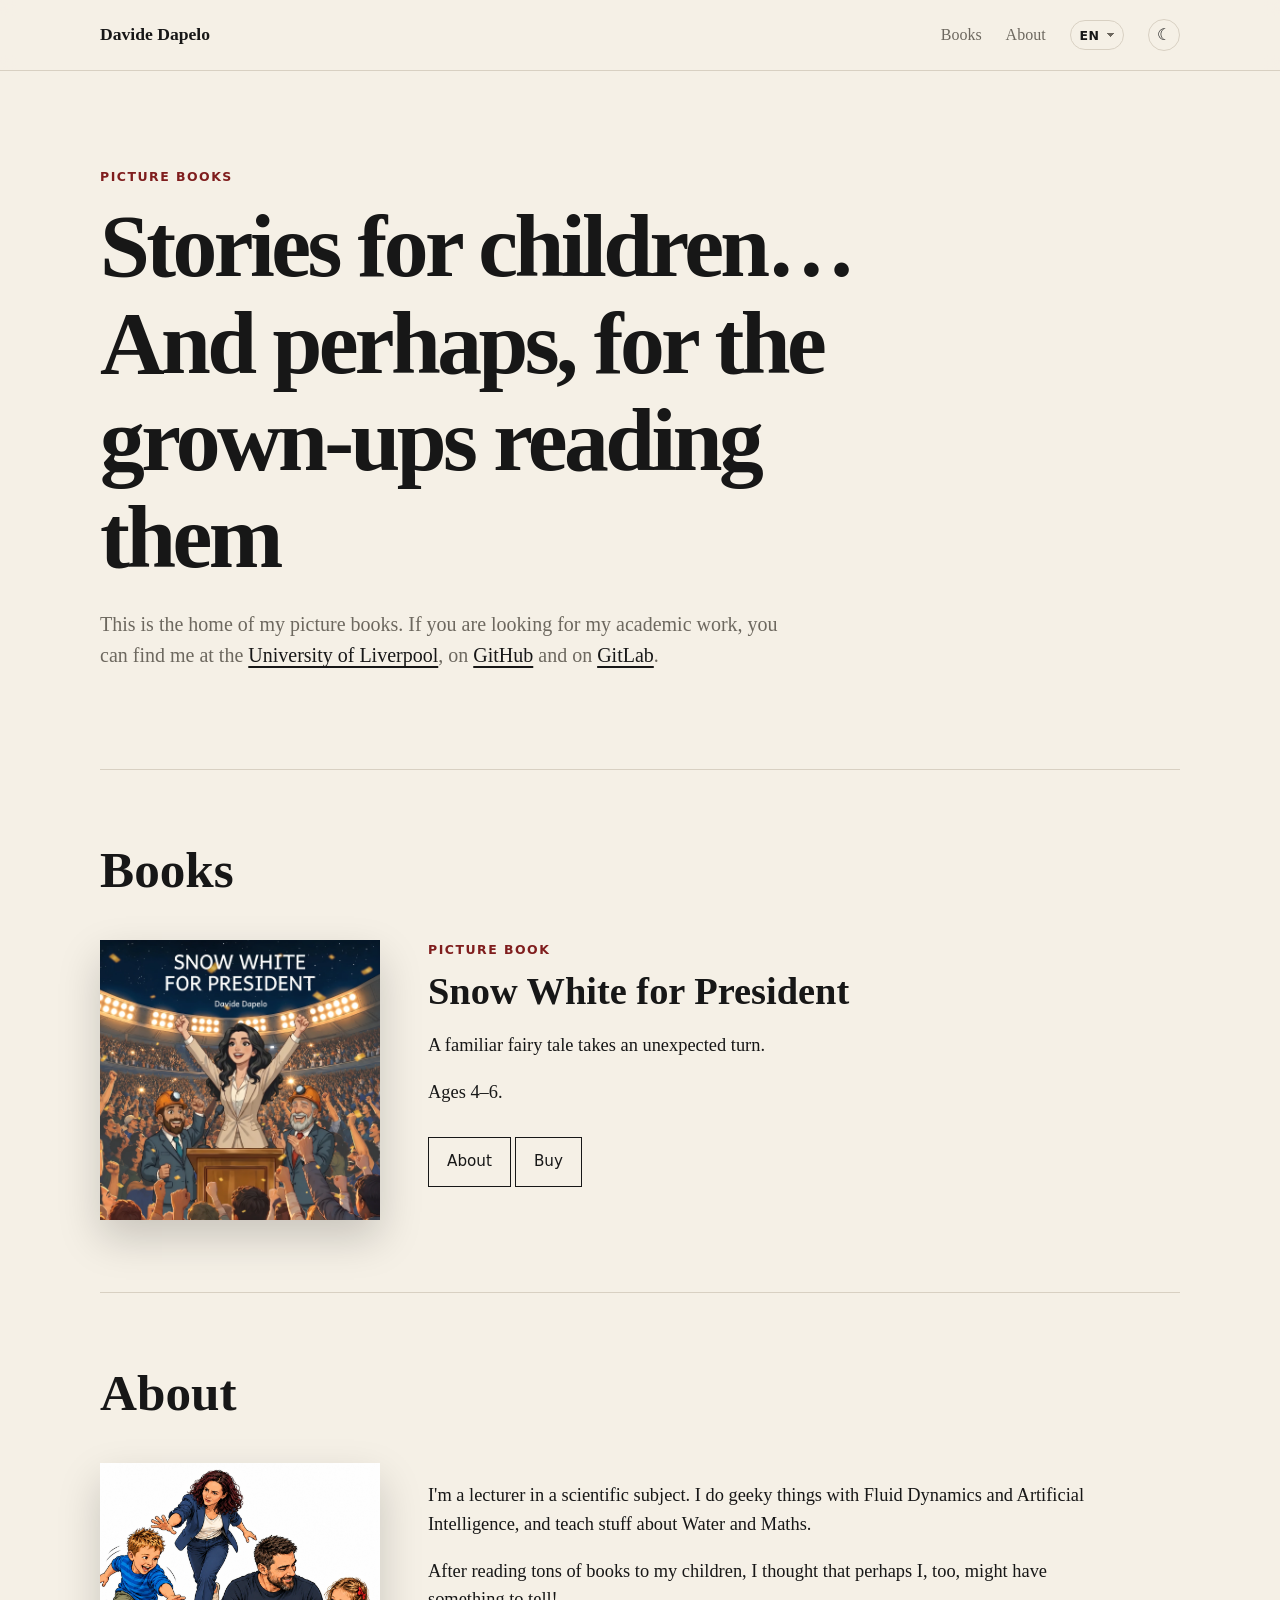
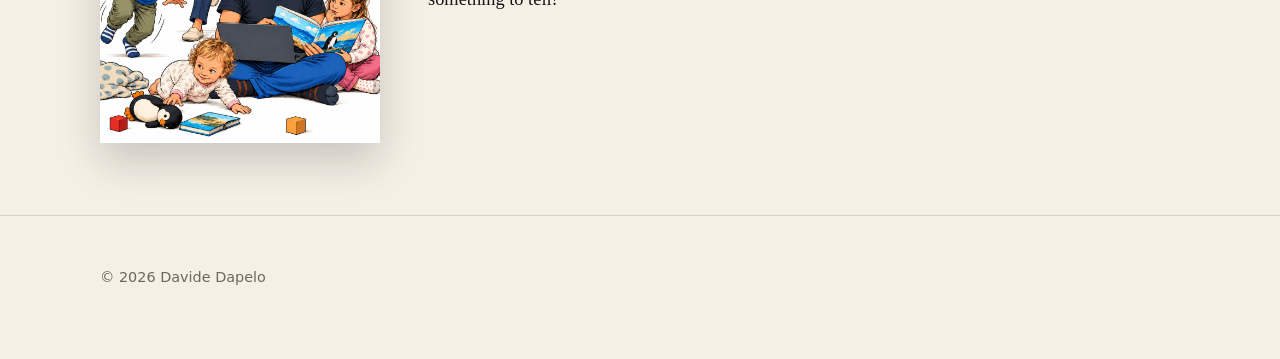
<file: index.html>
<!doctype html>
<html lang="en">
<head>
  <meta charset="utf-8">
  <meta name="viewport" content="width=device-width, initial-scale=1">
  <title>Davide Dapelo — Picture Books</title>
  <meta name="description" content="Picture books by Davide Dapelo.">
  <script>
    const savedTheme = localStorage.getItem("theme");
    if (savedTheme) document.documentElement.dataset.theme = savedTheme;
    const savedLanguage = localStorage.getItem("language");
    if (savedLanguage) document.documentElement.lang = savedLanguage;
  </script>
  <link rel="stylesheet" href="/style.css?v=8">
</head>
<body data-page="home">
  <header class="site-header">
    <div class="wrap">
      <a class="brand" href="/">Davide Dapelo</a>
      <nav aria-label="Primary">
        <a href="#books" data-i18n="nav.books">Books</a>
        <a href="#about" data-i18n="nav.about">About</a>
        <label class="language-switcher">
          <span class="sr-only">Language</span>
          <select class="language-select" aria-label="Language">
            <option value="en">EN</option>
            <option value="it">IT</option>
          </select>
        </label>
        <button class="theme-toggle" type="button" aria-label="Switch colour theme" title="Switch colour theme">☾</button>
      </nav>
    </div>
  </header>

  <main>
    <section class="hero wrap">
      <p class="eyebrow" data-i18n="home.eyebrow">Picture books</p>
      <h1><span data-i18n="home.hero1">Stories for children…</span><br><span data-i18n="home.hero2">And perhaps, for the grown-ups reading them</span></h1>
      <p class="lede">
        <span data-i18n="home.lede1">This is the home of my picture books.</span>
        <span data-i18n="home.lede2">If you are looking for my academic work, you can find me at the</span>
        <a href="https://www.liverpool.ac.uk/people/davide-dapelo" data-i18n="home.liverpoolLink">University of Liverpool</a>,
        <span data-i18n="home.lede3">on</span>
        <a href="https://github.com/davidedapelo">GitHub</a>
        <span data-i18n="home.lede4">and on</span>
        <a href="https://gitlab.com/davidedapelo">GitLab</a>.
      </p>
    </section>

    <section class="books wrap" id="books">
      <h2 data-i18n="home.booksHeading">Books</h2>
      <article class="book-card">
        <a class="cover-link cover-frame" href="/books/snow-white-for-president/" aria-label="Snow White for President">
          <img class="cover-image" src="/images/books/snow-white-for-president/cover.webp?v=2" alt="Cover of Snow White for President by Davide Dapelo">
        </a>
        <div class="book-copy">
          <p class="eyebrow" data-i18n="home.bookType">Picture book</p>
          <h3>Snow White for President</h3>
          <p data-i18n="home.bookTeaser">A familiar fairy tale takes an unexpected turn.</p>
          <p data-i18n="home.bookAge">Ages 4–6.</p>
          <a class="button" href="/books/snow-white-for-president/" data-i18n="home.bookButton">About</a>
          <a class="button" href="https://www.thegreatbritishbookshop.co.uk/products/snow-white-for-president" target="_blank" rel="noopener" data-i18n="home.buyButton">Buy</a>
        </div>
      </article>
    </section>

    <section class="about wrap" id="about">
      <h2 data-i18n="home.aboutHeading">About</h2>
      <article class="book-card about-card">
        <div class="about-image-frame">
          <img class="about-image" src="/images/about/pic_about_me.webp?v=2" alt="Davide Dapelo">
        </div>
        <div class="about-copy">
          <p data-i18n="home.about1">I'm a lecturer in a scientific subject. I do geeky things with Fluid Dynamics and Artificial Intelligence, and teach stuff about Water and Maths.</p>
          <p data-i18n="home.about2">After reading tons of books to my children, I thought that perhaps I, too, might have something to tell!</p>
        </div>
      </article>
    </section>
  </main>

  <footer class="site-footer">
    <div class="wrap">
      <p>© 2026 Davide Dapelo</p>
    </div>
  </footer>
  <script src="/theme.js"></script>
  <script src="/language.js?v=7"></script>
</body>
</html>
</file>
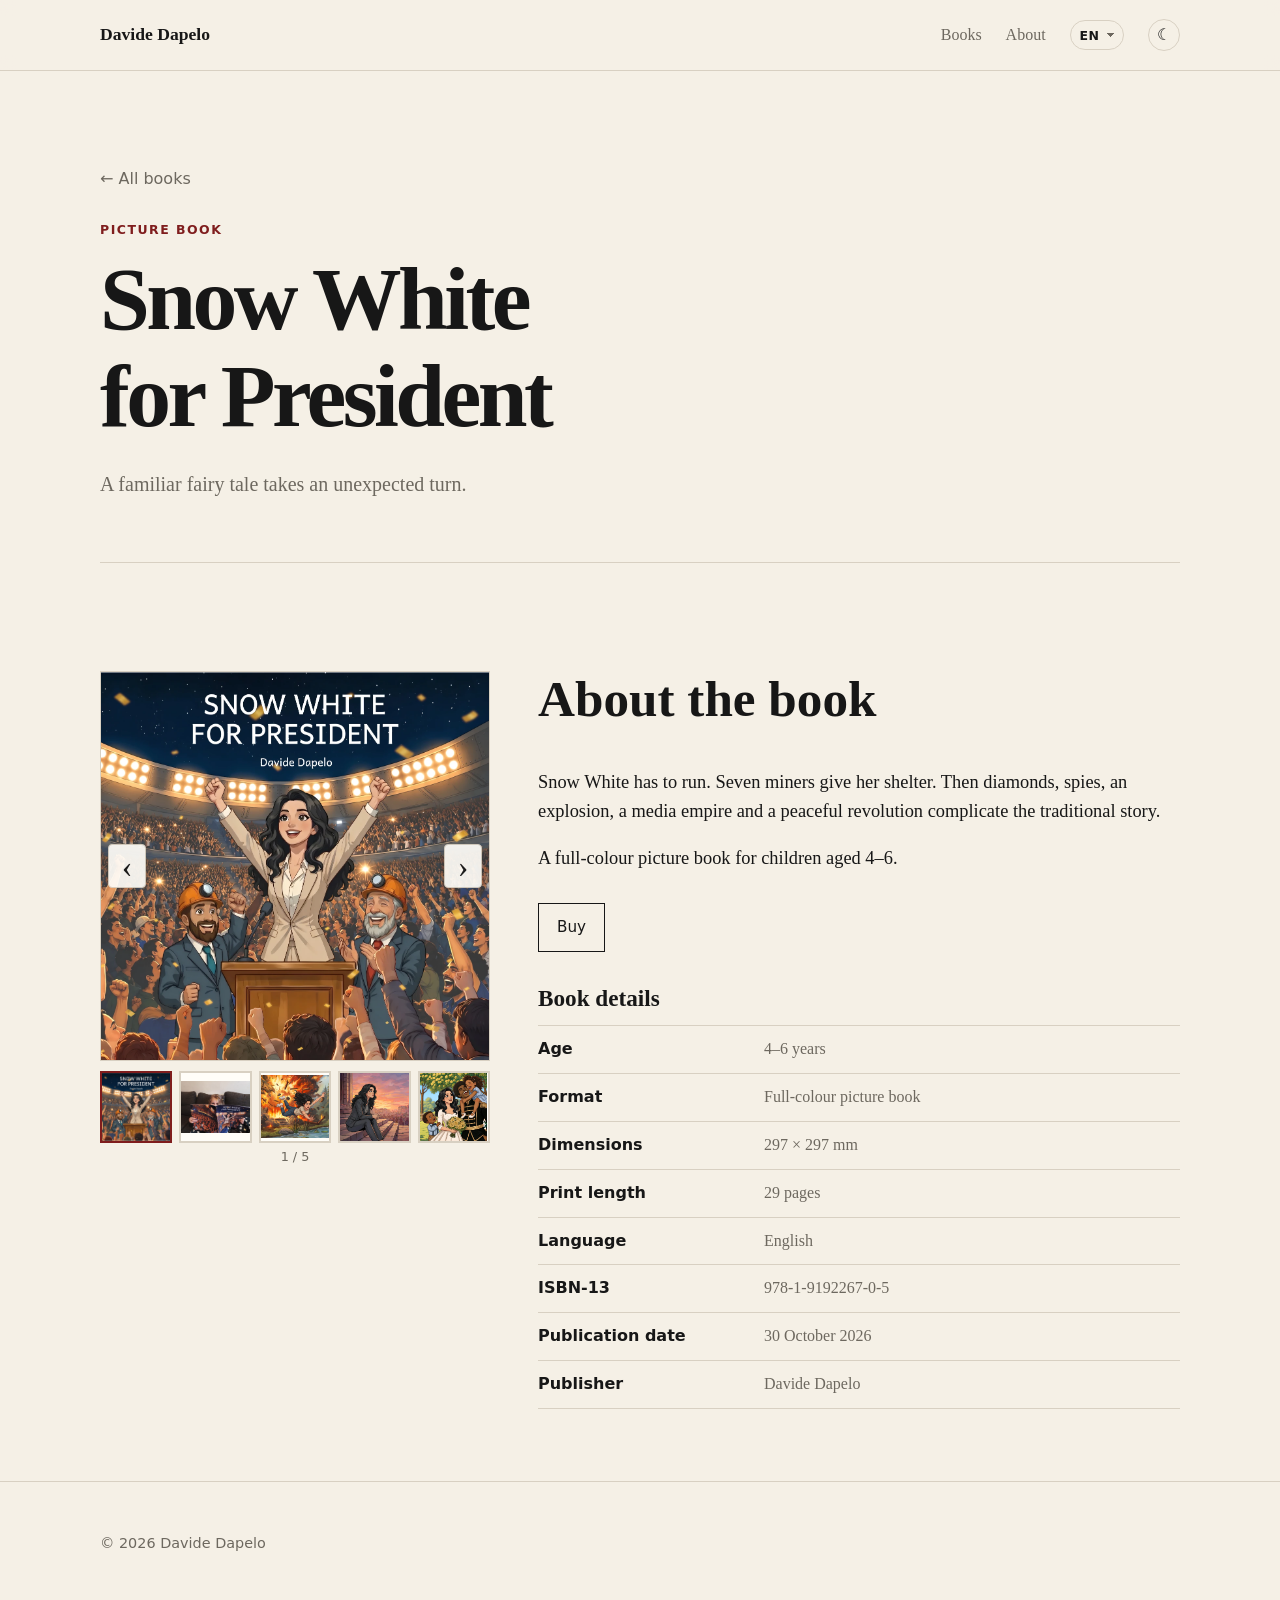
<file: books/snow-white-for-president/index.html>
<!doctype html>
<html lang="en">
<head>
  <meta charset="utf-8">
  <meta name="viewport" content="width=device-width, initial-scale=1">
  <title>Snow White for President — Davide Dapelo</title>
  <meta name="description" content="Snow White for President, a picture book by Davide Dapelo.">
  <script>
    const savedTheme = localStorage.getItem("theme");
    if (savedTheme) document.documentElement.dataset.theme = savedTheme;
    const savedLanguage = localStorage.getItem("language");
    if (savedLanguage) document.documentElement.lang = savedLanguage;
  </script>
  <link rel="stylesheet" href="/style.css?v=9">
  <style>
    .book-page .book-card { grid-template-columns: minmax(0, 390px) minmax(0, 1fr); }
    .book-gallery { min-width: 0; }
    .gallery-stage { position: relative; aspect-ratio: 1 / 1; display: grid; place-items: center; background: var(--card); border: 1px solid var(--line); overflow: hidden; }
    .gallery-main { display: block; width: 100%; height: 100%; object-fit: contain; }
    .gallery-arrow { position: absolute; top: 50%; transform: translateY(-50%); z-index: 1; width: 38px; height: 44px; border: 1px solid var(--line); border-radius: 4px; background: var(--card); color: var(--ink); font: 32px/1 Georgia, serif; cursor: pointer; opacity: .92; }
    .gallery-arrow:hover, .gallery-arrow:focus-visible { background: var(--paper); }
    .gallery-prev { left: 7px; } .gallery-next { right: 7px; }
    .gallery-thumbs { display: grid; grid-template-columns: repeat(5, minmax(0, 1fr)); gap: 7px; margin-top: 10px; }
    .gallery-thumb { display: block; padding: 0; aspect-ratio: 1; border: 2px solid var(--line); background: var(--card); cursor: pointer; overflow: hidden; }
    .gallery-thumb.is-active { border-color: var(--accent); }
    .gallery-thumb img { display: block; width: 100%; height: 100%; object-fit: contain; }
    .gallery-thumb:focus-visible, .gallery-arrow:focus-visible { outline: 3px solid var(--accent); outline-offset: 2px; }
    .gallery-counter { margin: 6px 0 0; font: .8rem system-ui, sans-serif; text-align: center; color: var(--muted); }
    @media (max-width: 760px) {
      .book-page .book-card { grid-template-columns: 1fr; }
      .book-gallery { width: min(390px, 100%); }
    }
  </style>
</head>
<body class="book-page" data-page="book">
  <header class="site-header">
    <div class="wrap">
      <a class="brand" href="/">Davide Dapelo</a>
      <nav aria-label="Primary">
        <a href="/#books" data-i18n="nav.books">Books</a>
        <a href="/#about" data-i18n="nav.about">About</a>
        <label class="language-switcher">
          <span class="sr-only">Language</span>
          <select class="language-select" aria-label="Language">
            <option value="en">EN</option>
            <option value="it">IT</option>
          </select>
        </label>
        <button class="theme-toggle" type="button" aria-label="Switch colour theme" title="Switch colour theme">☾</button>
      </nav>
    </div>
  </header>

  <main>
    <section class="hero wrap">
      <a class="back-link" href="/" data-i18n="book.back">← All books</a>
      <p class="eyebrow" data-i18n="book.type">Picture book</p>
      <h1>Snow White<br>for President</h1>
      <div class="book-meta">
        <p class="lede" data-i18n="book.teaser">A familiar fairy tale takes an unexpected turn.</p>
      </div>
    </section>

    <section class="books wrap">
      <article class="book-card">
        <div class="book-gallery" aria-label="Book image gallery">
          <div class="gallery-stage">
            <button class="gallery-arrow gallery-prev" type="button" aria-label="Previous image">‹</button>
            <img id="gallery-main" class="gallery-main" src="/images/books/snow-white-for-president/cover.webp?v=2" alt="Cover of Snow White for President" width="900" height="900">
            <button class="gallery-arrow gallery-next" type="button" aria-label="Next image">›</button>
          </div>
          <div class="gallery-thumbs" aria-label="Choose an image">
            <button type="button" class="gallery-thumb is-active" aria-label="Show cover" aria-current="true"><img src="/images/books/snow-white-for-president/cover.webp?v=2" alt="" loading="lazy"></button>
            <button type="button" class="gallery-thumb" aria-label="Show the book being read"><img src="/images/books/snow-white-for-president/Beatrice.webp" alt="" loading="lazy"></button>
            <button type="button" class="gallery-thumb" aria-label="Show the explosion illustration"><img src="/images/books/snow-white-for-president/kaboom.webp" alt="" loading="lazy"></button>
            <button type="button" class="gallery-thumb" aria-label="Show the reflective scene"><img src="/images/books/snow-white-for-president/pensosa.webp" alt="" loading="lazy"></button>
            <button type="button" class="gallery-thumb" aria-label="Show the wedding illustration"><img src="/images/books/snow-white-for-president/matrimonio.webp" alt="" loading="lazy"></button>
          </div>
          <p class="gallery-counter" aria-live="polite">1 / 5</p>
        </div>
        <div class="book-copy">
          <h2 data-i18n="book.aboutHeading">About the book</h2>
          <p data-i18n="book.about1">Snow White has to run. Seven miners give her shelter. Then diamonds, spies, an explosion, a media empire and a peaceful revolution complicate the traditional story.</p>
          <p data-i18n="book.aboutAge">A full-colour picture book for children aged 4–6.</p>
          <a class="button" href="https://www.thegreatbritishbookshop.co.uk/products/snow-white-for-president" target="_blank" rel="noopener" data-i18n="book.buyButton">Buy</a>

          <section class="book-details" aria-labelledby="book-details-heading">
            <h3 id="book-details-heading" data-i18n="book.detailsHeading">Book details</h3>
            <dl class="book-details-list">
              <div><dt data-i18n="book.ageLabel">Age</dt><dd data-i18n="book.ageValue">4–6 years</dd></div>
              <div><dt data-i18n="book.formatLabel">Format</dt><dd data-i18n="book.formatValue">Full-colour picture book</dd></div>
              <div><dt data-i18n="book.dimensionsLabel">Dimensions</dt><dd>297 × 297 mm</dd></div>
              <div><dt data-i18n="book.lengthLabel">Print length</dt><dd data-i18n="book.lengthValue">29 pages</dd></div>
              <div><dt data-i18n="book.languageLabel">Language</dt><dd data-i18n="book.languageValue">English</dd></div>
              <div><dt>ISBN-13</dt><dd>978-1-9192267-0-5</dd></div>
              <div><dt data-i18n="book.dateLabel">Publication date</dt><dd data-i18n="book.dateValue">30 October 2026</dd></div>
              <div><dt data-i18n="book.publisherLabel">Publisher</dt><dd>Davide Dapelo</dd></div>
            </dl>
          </section>
        </div>
      </article>
    </section>
  </main>

  <footer class="site-footer">
    <div class="wrap">
      <p>© 2026 Davide Dapelo</p>
    </div>
  </footer>
  <script>
    (() => {
      const gallery = document.querySelector('.book-gallery');
      if (!gallery) return;
      const main = gallery.querySelector('#gallery-main');
      const thumbs = [...gallery.querySelectorAll('.gallery-thumb')];
      const counter = gallery.querySelector('.gallery-counter');
      const images = [
        {src: '/images/books/snow-white-for-president/cover.webp?v=2', alt: 'Front cover of Snow White for President'},
        {src: '/images/books/snow-white-for-president/Beatrice.webp', alt: 'A child reading a physical copy of Snow White for President'},
        {src: '/images/books/snow-white-for-president/kaboom.webp', alt: 'Illustration of Snow White escaping an explosion'},
        {src: '/images/books/snow-white-for-president/pensosa.webp', alt: 'Illustration of Snow White sitting thoughtfully at sunset'},
        {src: '/images/books/snow-white-for-president/matrimonio.webp', alt: 'Illustration of Snow White with a family at a wedding'}
      ];
      let index = 0;
      function show(next) {
        index = (next + images.length) % images.length;
        main.src = images[index].src;
        main.alt = images[index].alt;
        thumbs.forEach((button, i) => {
          button.classList.toggle('is-active', i === index);
          if (i === index) button.setAttribute('aria-current', 'true');
          else button.removeAttribute('aria-current');
        });
        counter.textContent = (index + 1) + ' / ' + images.length;
      }
      thumbs.forEach((button, i) => button.addEventListener('click', () => show(i)));
      gallery.querySelector('.gallery-prev').addEventListener('click', () => show(index - 1));
      gallery.querySelector('.gallery-next').addEventListener('click', () => show(index + 1));
      gallery.addEventListener('keydown', (event) => {
        if (event.key === 'ArrowLeft' || event.key === 'ArrowRight') {
          event.preventDefault();
          show(index + (event.key === 'ArrowRight' ? 1 : -1));
        }
      });
      let touchStart = null;
      gallery.querySelector('.gallery-stage').addEventListener('touchstart', (event) => {
        touchStart = event.changedTouches[0].clientX;
      }, {passive: true});
      gallery.querySelector('.gallery-stage').addEventListener('touchend', (event) => {
        if (touchStart === null) return;
        const dx = event.changedTouches[0].clientX - touchStart;
        if (Math.abs(dx) > 45) show(index + (dx < 0 ? 1 : -1));
        touchStart = null;
      }, {passive: true});
    })();
  </script>
  <script src="/theme.js"></script>
  <script src="/language.js?v=7"></script>
</body>
</html>
</file>
<file: style.css>
:root {
  color-scheme: light;
  --paper: #f5f0e6;
  --ink: #171717;
  --muted: #6d685f;
  --accent: #7f1d1d;
  --line: #d8d0c2;
  --card: #fffdf8;
  --header: rgba(245,240,230,.94);
}

:root[data-theme="dark"] {
  color-scheme: dark;
  --paper: #171716;
  --ink: #f3eee5;
  --muted: #b9b1a5;
  --accent: #e4a29a;
  --line: #393733;
  --card: #211f1c;
  --header: rgba(23,23,22,.94);
}

@media (prefers-color-scheme: dark) {
  :root:not([data-theme]) {
    color-scheme: dark;
    --paper: #171716;
    --ink: #f3eee5;
    --muted: #b9b1a5;
    --accent: #e4a29a;
    --line: #393733;
    --card: #211f1c;
    --header: rgba(23,23,22,.94);
  }
}

* { box-sizing: border-box; }

html { scroll-behavior: smooth; }

body {
  margin: 0;
  background: var(--paper);
  color: var(--ink);
  font-family: Georgia, "Times New Roman", serif;
  line-height: 1.55;
  transition: background-color .18s ease, color .18s ease;
}

a { color: inherit; }

.wrap {
  width: min(1080px, calc(100% - 40px));
  margin: 0 auto;
}

.site-header {
  border-bottom: 1px solid var(--line);
  background: var(--header);
  position: sticky;
  top: 0;
  backdrop-filter: blur(8px);
  z-index: 10;
}

.site-header .wrap {
  min-height: 70px;
  display: flex;
  align-items: center;
  justify-content: space-between;
  gap: 24px;
}

.brand {
  text-decoration: none;
  font-weight: 700;
  font-size: 1.1rem;
}

nav {
  display: flex;
  align-items: center;
  gap: 24px;
}

nav a {
  text-decoration: none;
  color: var(--muted);
}

.theme-toggle {
  width: 2rem;
  height: 2rem;
  display: grid;
  place-items: center;
  padding: 0;
  border: 1px solid var(--line);
  border-radius: 50%;
  background: transparent;
  color: var(--ink);
  font: inherit;
  line-height: 1;
  cursor: pointer;
}

.theme-toggle:hover {
  background: var(--card);
}

.hero {
  padding: 96px 0 78px;
}

.eyebrow {
  margin: 0 0 12px;
  color: var(--accent);
  font-family: system-ui, sans-serif;
  font-size: .78rem;
  font-weight: 700;
  letter-spacing: .12em;
  text-transform: uppercase;
}

h1, h2, h3 {
  line-height: 1.08;
  margin-top: 0;
}

h1 {
  max-width: 850px;
  margin-bottom: 24px;
  font-size: clamp(2.8rem, 7vw, 6.8rem);
  letter-spacing: -.04em;
}

h2 {
  font-size: clamp(2rem, 4vw, 3.4rem);
}

h3 {
  margin-bottom: 16px;
  font-size: clamp(1.8rem, 3vw, 2.8rem);
}

.lede {
  max-width: 700px;
  color: var(--muted);
  font-size: 1.25rem;
}

.lede a {
  color: var(--ink);
  text-underline-offset: .18em;
}

.books,
.about {
  padding: 72px 0;
  border-top: 1px solid var(--line);
}

.book-card {
  display: grid;
  grid-template-columns: 280px minmax(0, 1fr);
  gap: 48px;
  align-items: start;
  margin-top: 36px;
}

.cover-link {
  display: block;
  line-height: 0;
}

.cover-frame {
  width: 280px;
  height: 280px;
  overflow: hidden;
  box-shadow: 0 18px 40px rgba(0,0,0,.18);
}

.cover-image {
  display: block;
  width: 100%;
  height: 100%;
  object-fit: cover;
  transform: scale(1.004);
}

.book-copy p:not(.eyebrow),
.about p {
  max-width: 680px;
  font-size: 1.15rem;
}

.button {
  display: inline-block;
  margin-top: 12px;
  padding: 12px 18px;
  border: 1px solid var(--ink);
  text-decoration: none;
  font-family: system-ui, sans-serif;
  font-size: .95rem;
}

.button:hover {
  background: var(--ink);
  color: var(--paper);
}

.site-footer {
  padding: 36px 0 56px;
  border-top: 1px solid var(--line);
  color: var(--muted);
  font-family: system-ui, sans-serif;
  font-size: .9rem;
}

.book-page .hero {
  padding-bottom: 42px;
}

.book-meta {
  max-width: 760px;
}

.back-link {
  display: inline-block;
  margin-bottom: 28px;
  color: var(--muted);
  font-family: system-ui, sans-serif;
  text-decoration: none;
}

@media (max-width: 760px) {
  .site-header .wrap {
    align-items: flex-start;
    padding: 18px 0;
  }

  nav {
    gap: 10px;
  }

  nav a {
    white-space: nowrap;
    font-size: .95rem;
  }

  h1 {
    font-size: 2.4rem;
    line-height: 1.04;
  }

  .hero {
    padding: 68px 0 56px;
  }

  .theme-toggle {
    width: 1.85rem;
    height: 1.85rem;
  }

  .book-card {
    grid-template-columns: 1fr;
  }

  .cover-link,
  .cover-frame {
    width: min(260px, 100%);
    height: auto;
    aspect-ratio: 1 / 1;
  }

  .cover-image {
    width: 100%;
    height: 100%;
  }
}


.about-image-frame {
  width: 280px;
  height: 280px;
  overflow: hidden;
  box-shadow: 0 18px 40px rgba(0,0,0,.18);
}

.about-image {
  display: block;
  width: 100%;
  height: 100%;
  object-fit: cover;
}

.about-copy p {
  max-width: 680px;
  font-size: 1.15rem;
}

@media (max-width: 760px) {
  .about-image-frame {
    width: min(260px, 100%);
    height: auto;
    aspect-ratio: 1 / 1;
  }

  .about-image {
    width: 100%;
    height: 100%;
  }
}


.language-switcher {
  display: inline-flex;
  align-items: center;
}

.language-select {
  appearance: none;
  min-width: 3.4rem;
  padding: .38rem 1.35rem .38rem .55rem;
  border: 1px solid var(--line);
  border-radius: 999px;
  background:
    linear-gradient(45deg, transparent 50%, var(--muted) 50%) calc(100% - 12px) 50% / 4px 4px no-repeat,
    linear-gradient(135deg, var(--muted) 50%, transparent 50%) calc(100% - 8px) 50% / 4px 4px no-repeat,
    transparent;
  color: var(--ink);
  font-family: system-ui, sans-serif;
  font-size: .78rem;
  font-weight: 700;
  letter-spacing: .04em;
  cursor: pointer;
}

.language-select:hover,
.language-select:focus {
  background-color: var(--card);
}

.language-select:focus-visible {
  outline: 2px solid var(--accent);
  outline-offset: 2px;
}

.sr-only {
  position: absolute;
  width: 1px;
  height: 1px;
  padding: 0;
  margin: -1px;
  overflow: hidden;
  clip: rect(0, 0, 0, 0);
  white-space: nowrap;
  border: 0;
}

@media (max-width: 760px) {
  .language-select {
    min-width: 3rem;
    padding: .32rem 1.15rem .32rem .45rem;
  }
}


.book-details {
  margin-top: 34px;
  max-width: 680px;
}

.book-details h3 {
  margin-bottom: 14px;
  font-size: 1.45rem;
}

.book-details-list {
  margin: 0;
  border-top: 1px solid var(--line);
}

.book-details-list > div {
  display: grid;
  grid-template-columns: minmax(120px, .8fr) minmax(0, 1.6fr);
  gap: 18px;
  padding: 11px 0;
  border-bottom: 1px solid var(--line);
}

.book-details-list dt,
.book-details-list dd {
  margin: 0;
}

.book-details-list dt {
  font-family: system-ui, sans-serif;
  font-weight: 700;
}

.book-details-list dd {
  color: var(--muted);
}

@media (max-width: 520px) {
  .book-details-list > div {
    grid-template-columns: 110px minmax(0, 1fr);
    gap: 14px;
  }
}
</file>
